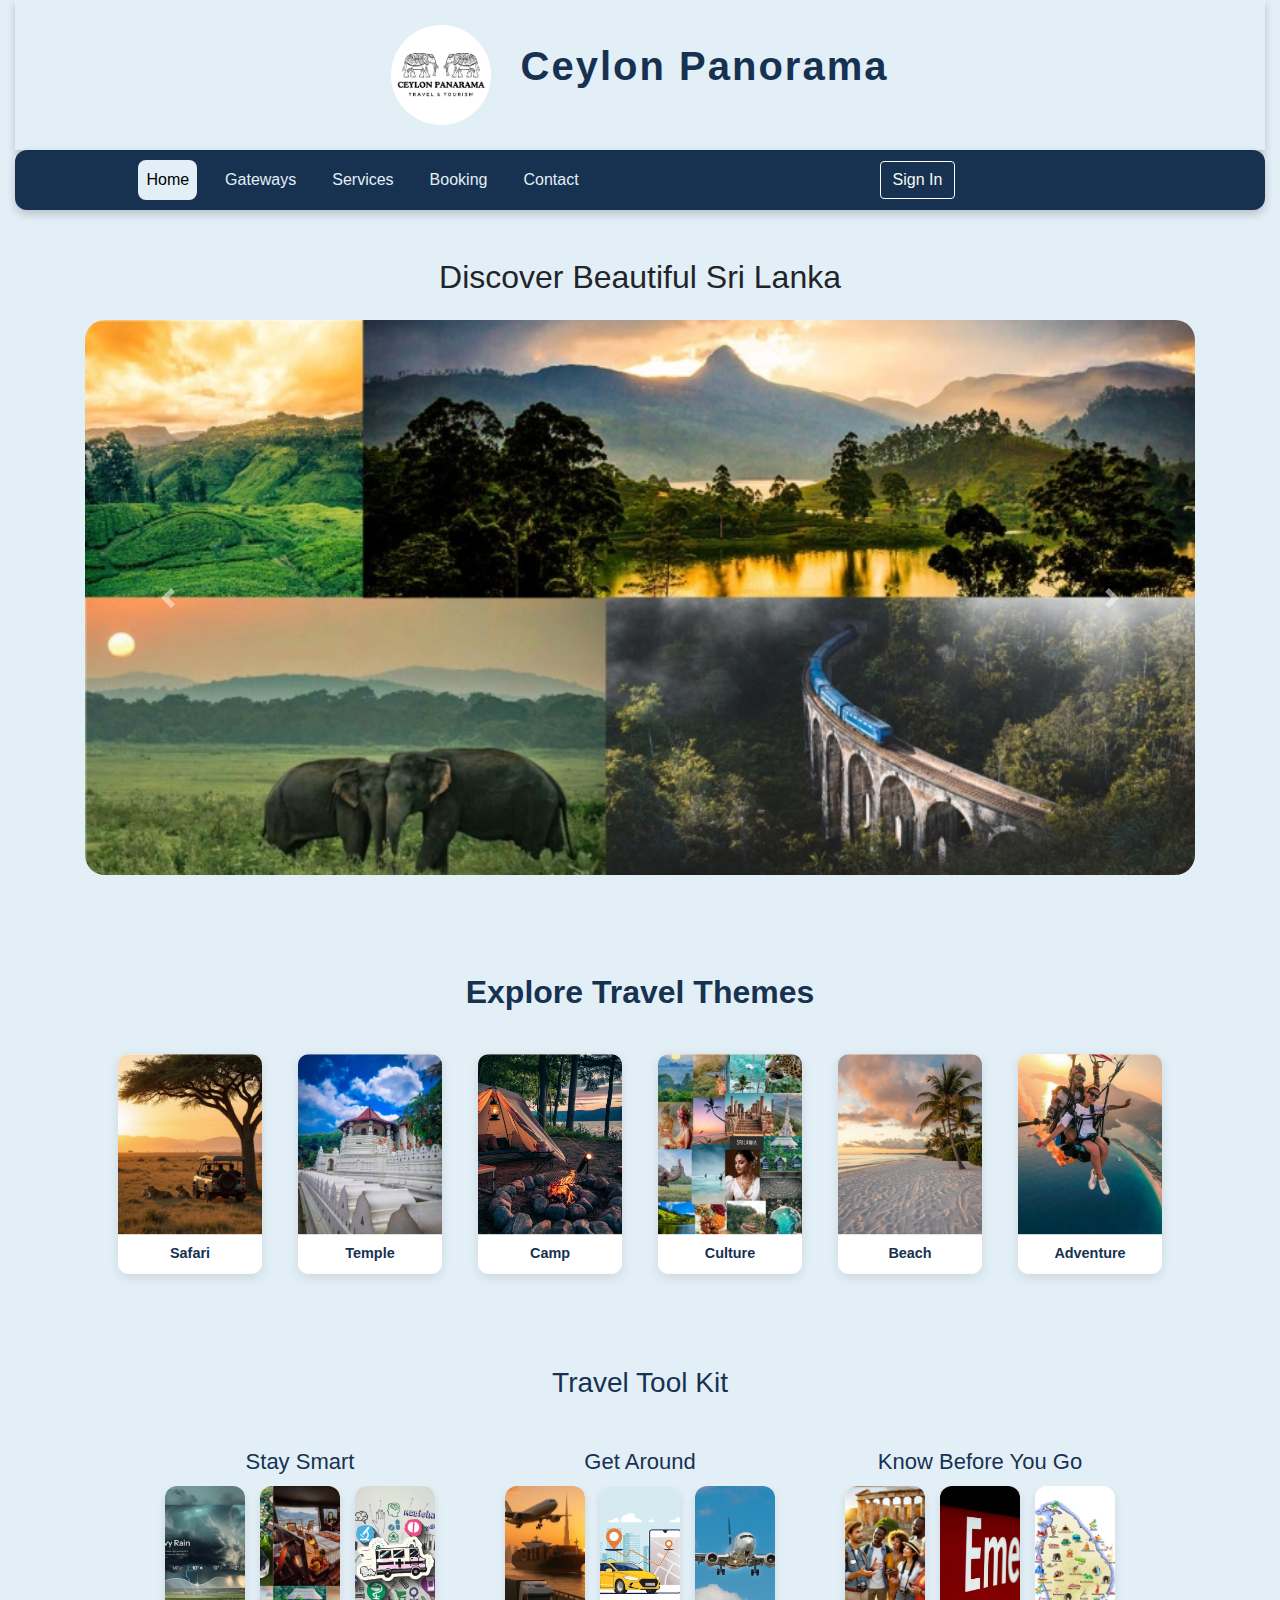
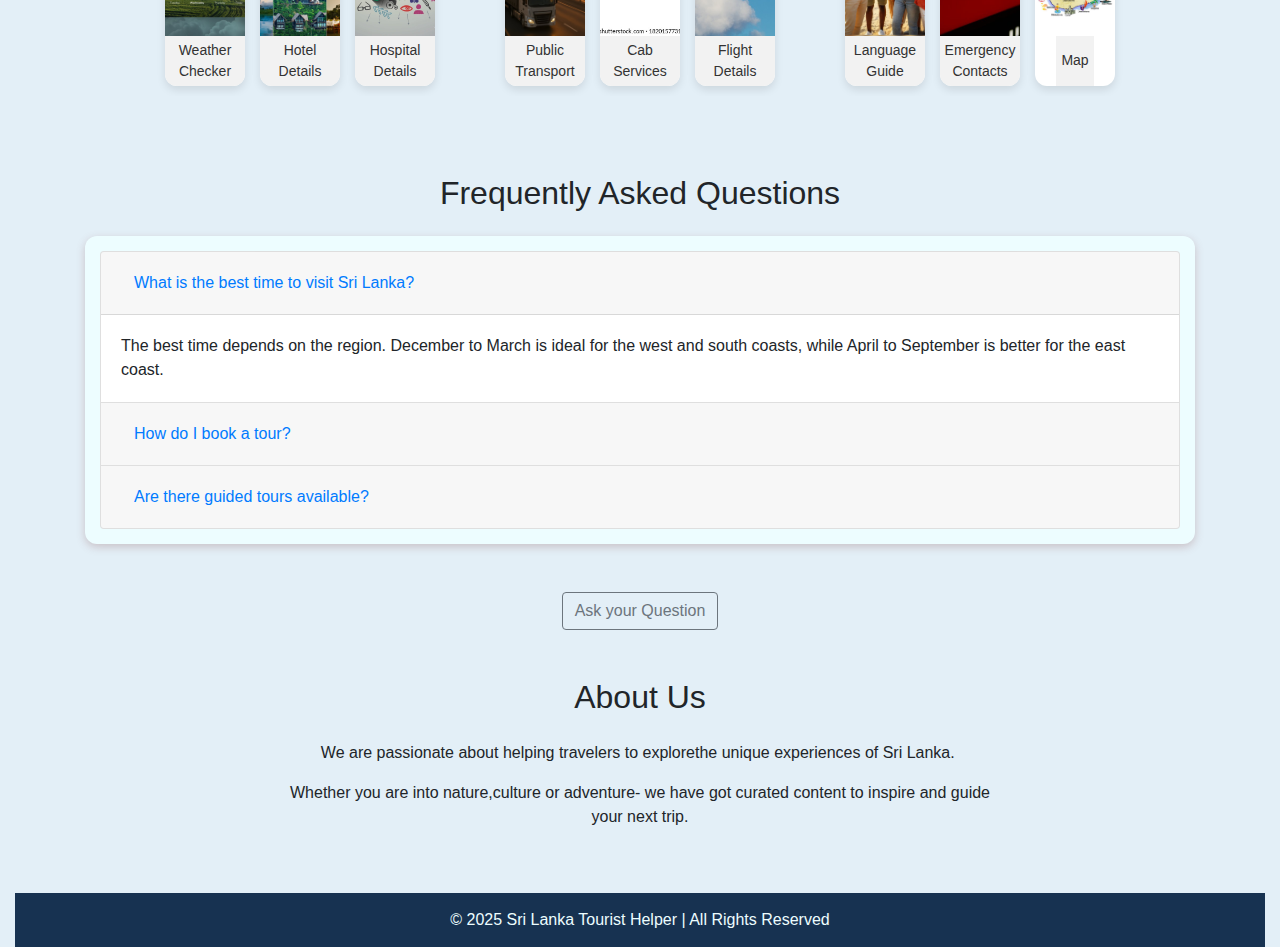
<file: index.html>
<!DOCTYPE html>
<html lang="en">
  <head>
    <meta charset="utf-8">
	<meta http-equiv="X-UA-Compatible" content="IE=edge">
	<meta name="viewport" content="width=device-width, initial-scale=1">
    <title>Sri Lanka Tourist Helper</title>
    <!-- Bootstrap -->
	<link href="css/bootstrap-4.4.1.css" rel="stylesheet">
	<link href="Home_page_style.css" rel="stylesheet" type="text/css">
  </head>
<body>
  <div class="container-fluid">
    <header class="site-title">
       <a class="navbar-brand" href="#">
          <img src="images/Logo2.png" alt="Logo" />
      </a>
      Ceylon Panorama
    </header>

    <!-- Navbar -->
    <nav class="navbar navbar-expand-lg custom-navbar">
      <div class="container">
        <button class="navbar-toggler" type="button" data-toggle="collapse" data-target="#navMenu">
          <span class="navbar-toggler-icon"></span>
        </button>

        <div class="collapse navbar-collapse" id="navMenu">
          <ul class="navbar-nav mx-auto text-center">
            <li class="nav-item"><a class="nav-link active" href="Home_page.html">Home</a></li>
            <li class="nav-item"><a class="nav-link" href="Gallery_page.html">Gateways</a></li>
            <li class="nav-item"><a class="nav-link" href="Services_page.html">Services</a></li>
            
            <li class="nav-item"><a class="nav-link" href="Booking_page.html">Booking</a></li>
            <li class="nav-item"><a class="nav-link" href="contact_page.html">Contact</a></li>
          </ul>
			<ul class="navbar-nav ml-auto">
            <li class="nav-item">
              <a class="btn btn-outline-light" href="Signin_page.html">Sign In</a>
            </li>
          </ul>
        </div>
      </div>
    </nav>

    <!-- Carousel Section -->
    <section id="carousel" class="py-5">
      <div class="container">
        <h2 class="text-center mb-4">Discover Beautiful Sri Lanka</h2>
        <div id="tourCarousel" class="carousel slide" data-ride="carousel" data-interval="2000">
          <div class="carousel-inner">
            <div class="carousel-item active">
              <img src="images/MixCollage-24-Jul-2025-11-05-PM-7980.jpg" class="d-block w-100" alt="Nature">
            </div>
            <div class="carousel-item">
              <img src="images/MixCollage-24-Jul-2025-11-09-PM-3055.jpg" class="d-block w-100" alt="Beach">
            </div>
            <div class="carousel-item">
              <img src="images/MixCollage-24-Jul-2025-11-00-PM-9135.jpg" class="d-block w-100" alt="Temple">
            </div>
            <div class="carousel-item">
              <img src="images/MixCollage-24-Jul-2025-11-15-PM-6379.jpg" class="d-block w-100" alt="Mountain">
            </div>
            <div class="carousel-item">
              <img src="images/MixCollage-24-Jul-2025-11-18-PM-7446.jpg" class="d-block w-100" alt="Wildlife">
            </div>
          </div>
          <a class="carousel-control-prev" href="#tourCarousel" role="button" data-slide="prev">
            <span class="carousel-control-prev-icon" aria-hidden="true"></span>
            <span class="sr-only">Previous</span>
          </a>
          <a class="carousel-control-next" href="#tourCarousel" role="button" data-slide="next">
            <span class="carousel-control-next-icon" aria-hidden="true"></span>
            <span class="sr-only">Next</span>
          </a>
        </div>
      </div>
    </section>

  <!-- Travel Themes Section -->
  <section class="travel-themes">
    <h2 class="section-title">Explore Travel Themes</h2>
    <div class="theme-grid">
      <a href="Gallery_page.html#safari-id" class="theme-card">
        <img src="images/safari.jpg" alt="Safari" />
        <div class="theme-label">Safari</div>
      </a>
      <a href="Gallery_page.html#temple-id" class="theme-card">
        <img src="images/Temple.jpg" alt="Temple" />
        <div class="theme-label">Temple</div>
      </a>
      <a href="Gallery_page.html#camp-id" class="theme-card">
        <img src="images/camping.jpg" alt="Camp" />
        <div class="theme-label">Camp</div>
      </a>
      <a href="Gallery_page.html#culture-id" class="theme-card">
        <img src="images/culture.jpg" alt="Culture" />
        <div class="theme-label">Culture</div>
      </a>
      <a href="Gallery_page.html#beach-id" class="theme-card">
        <img src="images/beach.jpg" alt="Beach" />
        <div class="theme-label">Beach</div>
      </a>
      <a href="Gallery_page.html#adv-id" class="theme-card">
        <img src="images/adventure.jpg" alt="Adventure" />
        <div class="theme-label">Adventure</div>
      </a>
    </div>
  </section>

    <!-- Travel Toolkit -->
    <section class="toolkit-section">
      <h2>Travel Tool Kit</h2>
      <div class="toolkit-row">

        <!-- Stay Smart -->
        <div class="toolkit-topic">
          <h3>Stay Smart</h3>
          <div class="tool-strip">
            <a href="weather.html" class="tool-item">
              <img src="images/weather check.jpg" alt="Weather">
              <div class="tool-label">Weather Checker</div>
            </a>
            <a href="hotel.html" class="tool-item">
              <img src="images/hotels.jpg" alt="Hotel">
              <div class="tool-label">Hotel Details</div>
            </a>
            <a href="hospital.html" class="tool-item">
              <img src="images/hospitals.webp" alt="Hospital">
              <div class="tool-label">Hospital Details</div>
            </a>
          </div>
        </div>

        <!-- Get Around -->
        <div class="toolkit-topic">
          <h3>Get Around</h3>
          <div class="tool-strip">
            <a href="transport.html" class="tool-item">
              <img src="images/transport.jpg" alt="Transport">
              <div class="tool-label">Public Transport</div>
            </a>
            <a href="cab.html" class="tool-item">
              <img src="images/cabsservices.webp" alt="Cab">
              <div class="tool-label">Cab Services</div>
            </a>
            <a href="flight.html" class="tool-item">
              <img src="images/flight.jpg" alt="Flight">
              <div class="tool-label">Flight Details</div>
            </a>
          </div>
        </div>

        <!-- Know Before You Go -->
        <div class="toolkit-topic">
          <h3>Know Before You Go</h3>
          <div class="tool-strip">
            <a href="language-guide.html" class="tool-item">
              <img src="images/guide.jpg" alt="Language">
              <div class="tool-label">Language Guide</div>
            </a>
            <a href="emergency.html" class="tool-item">
              <img src="images/emergency.jpg" alt="Emergency">
              <div class="tool-label">Emergency Contacts</div>
            </a>
            <a href="map.html" class="tool-item">
              <img src="images/map.jpg" alt="Map">
              <div class="tool-label">Map</div>
            </a>
          </div>
        </div>

      </div>
    </section>
	  <!-- FAQ Section -->
<section class="container my-5">
  <h2 class="mb-4 text-center">Frequently Asked Questions</h2>
  <div class="accordion" id="faqAccordion">
    
    <div class="card">
      <div class="card-header" id="headingOne">
        <h5 class="mb-0">
          <button class="btn btn-link" data-toggle="collapse" data-target="#collapseOne" aria-expanded="true" aria-controls="collapseOne">
            What is the best time to visit Sri Lanka?
          </button>
        </h5>
      </div>
      <div id="collapseOne" class="collapse show" aria-labelledby="headingOne" data-parent="#faqAccordion">
        <div class="card-body">
          The best time depends on the region. December to March is ideal for the west and south coasts, while April to September is better for the east coast.
        </div>
      </div>
    </div>

    <div class="card">
      <div class="card-header" id="headingTwo">
        <h5 class="mb-0">
          <button class="btn btn-link collapsed" data-toggle="collapse" data-target="#collapseTwo" aria-expanded="false" aria-controls="collapseTwo">
            How do I book a tour?
          </button>
        </h5>
      </div>
      <div id="collapseTwo" class="collapse" aria-labelledby="headingTwo" data-parent="#faqAccordion">
        <div class="card-body">
          You can book tours through our booking page or by contacting us directly via phone or email.
        </div>
      </div>
    </div>

    <div class="card">
      <div class="card-header" id="headingThree">
        <h5 class="mb-0">
          <button class="btn btn-link collapsed" data-toggle="collapse" data-target="#collapseThree" aria-expanded="false" aria-controls="collapseThree">
            Are there guided tours available?
          </button>
        </h5>
      </div>
      <div id="collapseThree" class="collapse" aria-labelledby="headingThree" data-parent="#faqAccordion">
        <div class="card-body">
          Yes, we offer guided tours in multiple languages. Please check the tour details for available options.
        </div>
      </div>
    </div>

  </div>
</section>
	  <div class="text-center mt-4">
  <button class="btn btn-outline-secondary" type="button" data-toggle="collapse" data-target="#askQuestionBox">
    Ask your Question
  </button>
</div>

<div class="collapse mt-3" id="askQuestionBox">
  <form action="mailto:yohanmethu25@gmail.com" method="post" enctype="text/plain" class="mt-3 p-3 border rounded bg-light">
    <div class="form-group">
      <label for="userEmail">Your Email</label>
      <input type="email" name="email" class="form-control" id="userEmail" required>
    </div>
    <div class="form-group">
      <label for="questionText">Your Question</label>
      <textarea name="question" class="form-control" id="questionText" rows="4" required></textarea>
    </div>
    <button type="submit" class="btn-primary">Submit Question</button>
  </form>
</div>



    <!-- About Us -->
    <section class="container my-5" id="about">
      <h2 class="text-center mb-4">About Us</h2>
      <div class="row justify-content-center">
        <div class="col-md-8 text-center">
          <p>
        <!-- You can replace this with your real content later -->
        We are passionate about helping travelers to explorethe unique experiences of Sri Lanka.&nbsp;</p>
      <p>Whether you are into nature,culture or adventure- we have got curated content to inspire and guide your next trip.</p>
        </div>
      </div>
    </section>

    <!-- Footer -->
    <footer>
      <div class="container">
        &copy; 2025 Sri Lanka Tourist Helper | All Rights Reserved
      </div>
    </footer>

    <!-- JS Scripts for Bootstrap 4 -->
    <script src="js/jquery-3.4.1.min.js"></script>
    <script src="js/popper.min.js"></script>
    <script src="js/bootstrap-4.4.1.js"></script>
  </div>
</body>


</html>
</file>
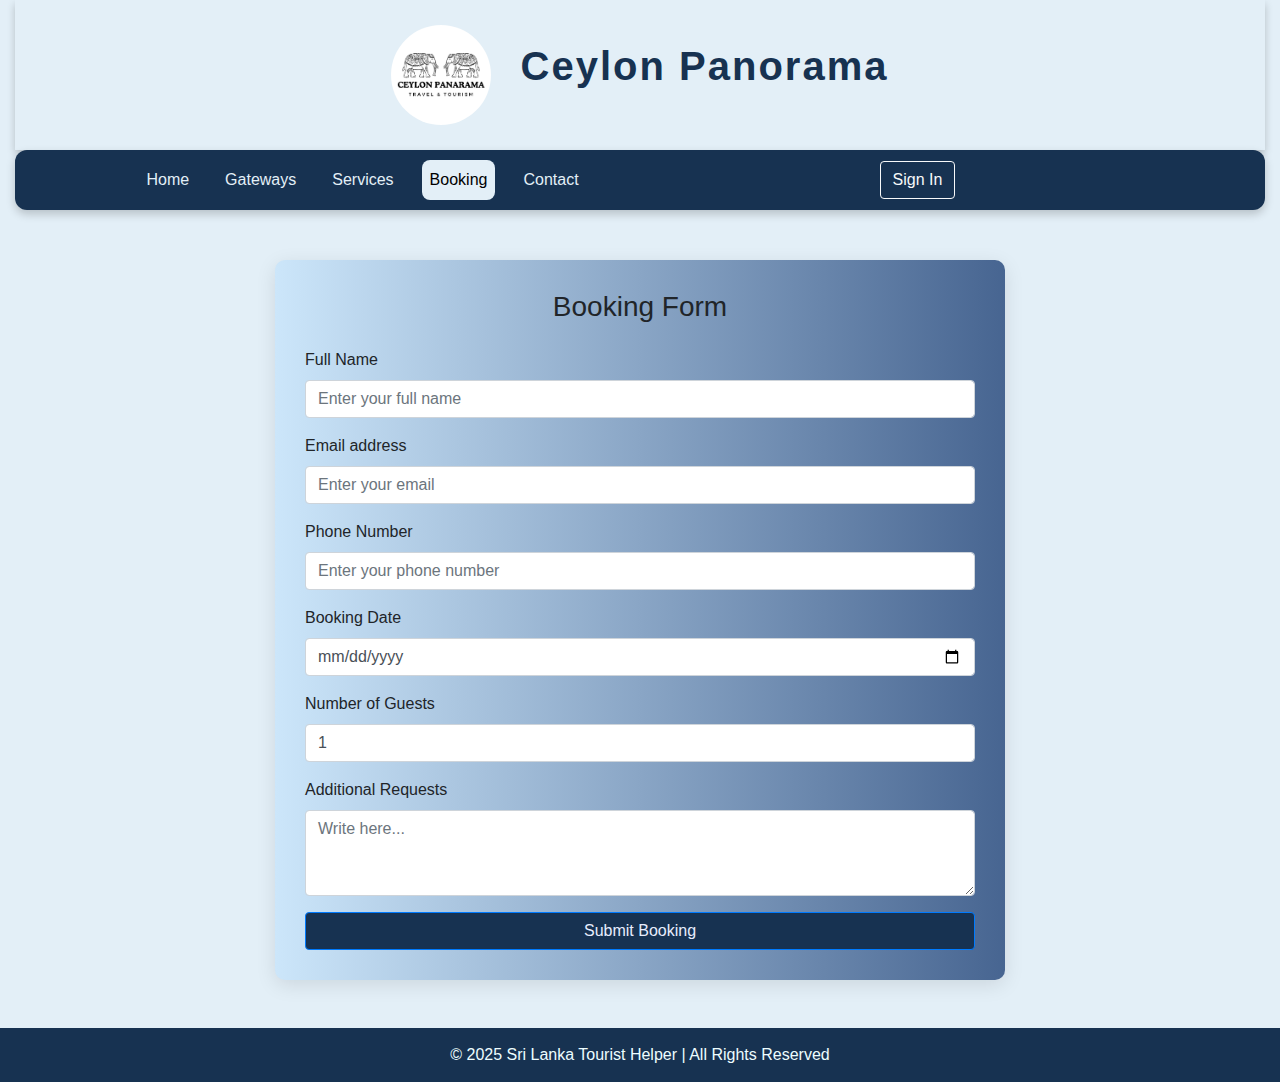
<file: Booking_page.html>
<!DOCTYPE html>
<html lang="en">
  <head>
  <meta charset="UTF-8" />
  <title>Sri Lanka Tourist Helper</title>
  <meta name="viewport" content="width=device-width, initial-scale=1" />
      
  <!-- Bootstrap 5 CSS -->
  <link href="https://cdn.jsdelivr.net/npm/bootstrap@5.3.0/dist/css/bootstrap.min.css" rel="stylesheet" />
    <!-- Bootstrap -->
    <link href="css/bootstrap-4.4.1.css" rel="stylesheet">
    <link href="Gallery_page_style.css" rel="stylesheet" type="text/css">
	  
	  <link rel="stylesheet" href="https://stackpath.bootstrapcdn.com/bootstrap/4.4.1/css/bootstrap.min.css">

  
  <link href="Booking_page_style.css" rel="stylesheet" type="text/css">
  </head>
  <body>
  <div class="container-fluid"> <!-- body code goes here -->
	     <!-- Navbar -->
<header class="site-title">
  <a class="navbar-brand" href="#">
          <img src="images/Logo2.png" alt="Logo" />
  </a>
    Ceylon Panorama
  </header>

  <!-- Navbar -->
  <nav class="navbar navbar-expand-lg custom-navbar">
    <div class="container">
      <button
        class="navbar-toggler"
        type="button"
        data-bs-toggle="collapse"
        data-bs-target="#navMenu"
        aria-controls="navMenu"
        aria-expanded="false"
        aria-label="Toggle navigation"
      >
        <span class="navbar-toggler-icon"></span>
      </button>

      <div class="collapse navbar-collapse" id="navMenu">
        <ul class="navbar-nav mx-auto text-center">
          <li class="nav-item">
            <a class="nav-link " href="Home_page.html">Home</a>
          </li>
          <li class="nav-item">
            <a class="nav-link " href="Gallery_page.html">Gateways</a>
          </li>
          <li class="nav-item">
            <a class="nav-link" href="Services_page.html">Services</a>
          </li>
          <li class="nav-item">
            <a class="nav-link active" href="Booking_page.html">Booking</a>
          </li>
          <li class="nav-item">
            <a class="nav-link" href="contact_page.html">Contact</a>
          </li>
        </ul>
		  <ul class="navbar-nav ml-auto">
            <li class="nav-item">
              <a class="btn btn-outline-light" href="Signin_Page.html">Sign In</a>
            </li>
          </ul>
      </div>
    </div>
  </nav>


  <section>
	  <div class="container">
    <div class="row justify-content-center">
      <div class="col-md-8">
        <div class="booking-form">
          <h3 class="text-center mb-4">Booking Form</h3>
          <form>
            <div class="form-group">
              <label for="name">Full Name</label>
              <input type="text" class="form-control" id="name" placeholder="Enter your full name">
            </div>

            <div class="form-group">
              <label for="email">Email address</label>
              <input type="email" class="form-control" id="email" placeholder="Enter your email">
            </div>

            <div class="form-group">
              <label for="phone">Phone Number</label>
              <input type="tel" class="form-control" id="phone" placeholder="Enter your phone number">
            </div>

            <div class="form-group">
              <label for="date">Booking Date</label>
              <input type="date" class="form-control" id="date">
            </div>

            <div class="form-group">
              <label for="guests">Number of Guests</label>
              <select class="form-control" id="guests">
                <option>1</option>
                <option>2</option>
                <option>3–5</option>
                <option>6+</option>
              </select>
            </div>

            <div class="form-group">
              <label for="message">Additional Requests</label>
              <textarea class="form-control" id="message" rows="3" placeholder="Write here..."></textarea>
            </div>

           <button type="submit" class="btn btn-primary btn-block">Submit Booking</button> 
          </form>
        </div>
      </div>
    </div>
	</div>


  </section>
	<div class="row mt-5">
		<footer>
      <div class="container">
        &copy; 2025 Sri Lanka Tourist Helper | All Rights Reserved
      </div>
    </footer> 
  </div>
	  
	  <!-- Bootstrap JS, Popper.js, and jQuery -->
  <script src="https://code.jquery.com/jquery-3.4.1.slim.min.js"></script>
  <script src="https://cdn.jsdelivr.net/npm/popper.js@1.16.0/dist/umd/popper.min.js"></script>
  <script src="https://stackpath.bootstrapcdn.com/bootstrap/4.4.1/js/bootstrap.min.js"></script>
	  

    <!-- Include all compiled plugins (below), or include individual files as needed -->
    <script src="js/popper.min.js"></script> 
    <script src="js/bootstrap-4.4.1.js"></script>
  </div>
  </body>
</html>
</file>
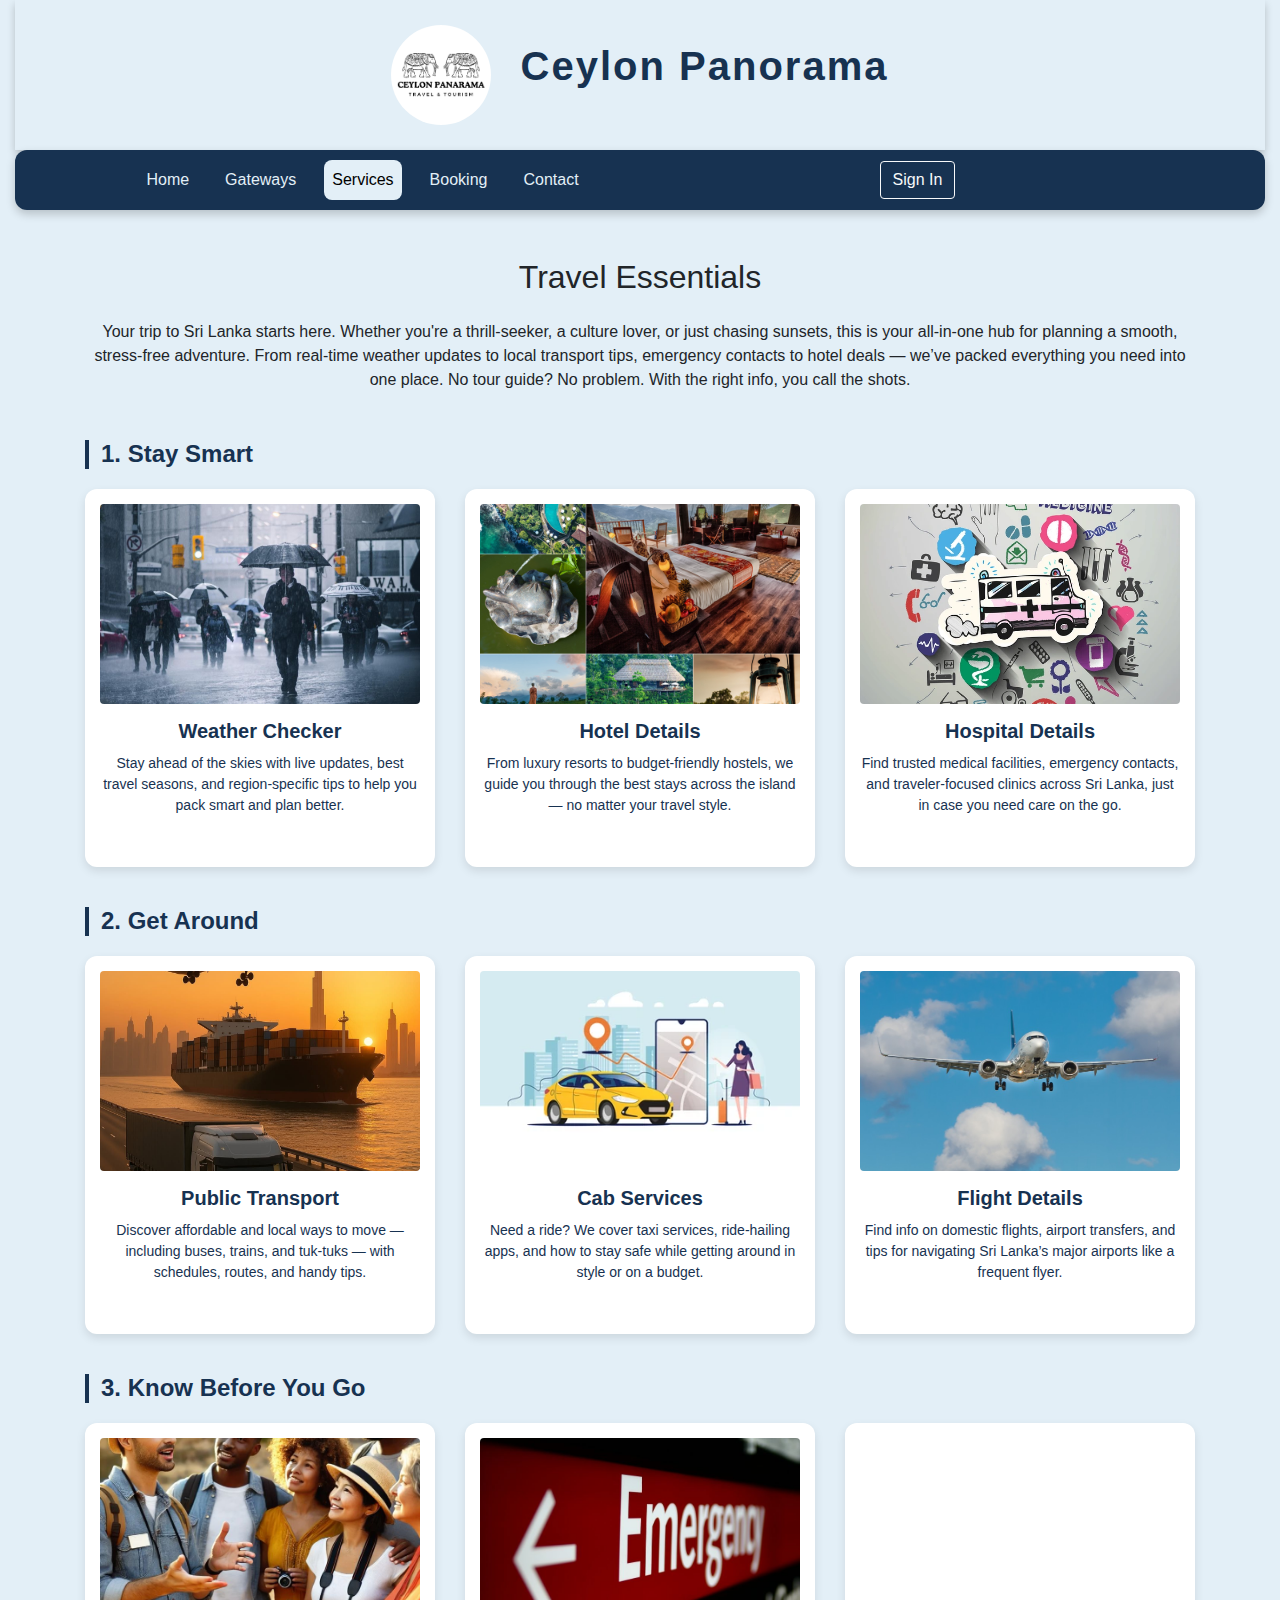
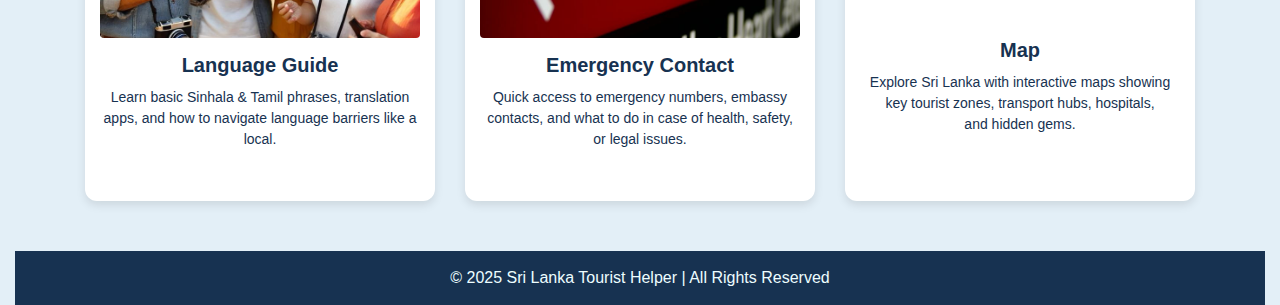
<file: Services_page.html>
<!DOCTYPE html>
<html lang="en">
  <head>
    <meta charset="utf-8">
    <meta http-equiv="X-UA-Compatible" content="IE=edge">
    <meta name="viewport" content="width=device-width, initial-scale=1">
    <title>Sri Lanka Tourist Helper</title>
    <!-- Bootstrap -->
    <link href="css/bootstrap-4.4.1.css" rel="stylesheet">
    <link href="Services_page_style.css" rel="stylesheet" type="text/css">
  </head>
  <body>
  <div class="container-fluid">    <!-- body code goes here -->
	  <header class="site-title">
      <a class="navbar-brand" href="#">
          <img src="images/Logo2.png" alt="Logo" />
      </a>
    Ceylon Panorama
  </header>
    <nav class="navbar navbar-expand-lg custom-navbar">
    <div class="container">
      
      <button
        class="navbar-toggler"
        type="button"
        data-bs-toggle="collapse"
        data-bs-target="#navMenu"
        aria-controls="navMenu"
        aria-expanded="false"
        aria-label="Toggle navigation"
      >
        <span class="navbar-toggler-icon"></span>
      </button>

      <div class="collapse navbar-collapse" id="navMenu">
        <ul class="navbar-nav mx-auto text-center">
          <li class="nav-item"><a class="nav-link" href="Home_page.html">Home</a></li>
            <li class="nav-item"><a class="nav-link" href="Gallery_page.html">Gateways</a></li>
			<li class="nav-item"><a class="nav-link active" href="Services_page.html">Services</a></li>
            <li class="nav-item"><a class="nav-link" href="Booking_page.html">Booking</a></li>
            <li class="nav-item"><a class="nav-link" href="Contact_page.html">Contact</a></li>
        </ul>
		  <ul class="navbar-nav ml-auto">
            <li class="nav-item">
              <a class="btn btn-outline-light" href="Signin_Page.html">Sign In</a>
            </li>
          </ul>
      </div>
    </div>
  </nav>
	      <!-- Travel Essentials Overview -->
    <section class="container my-5">
      <h2 class="text-center mb-4">Travel Essentials</h2>
      <p class="text-center"> 
        <!-- You can replace this paragraph with real content -->
Your trip to Sri Lanka starts here. Whether you're a thrill-seeker, a culture lover, or just chasing sunsets, this is your all-in-one hub for planning a smooth, stress-free adventure. From real-time weather updates to local transport tips, emergency contacts to hotel deals — we’ve packed everything you need into one place. No tour guide? No problem. With the right info, you call the shots.</p>
    </section>

    <!-- Travel Essentials Detailed -->
    <section class="container travel-essentials">

      <!-- Stay Smart -->
      <div class="topic-section">
        <h4>1. Stay Smart</h4>
        <div class="row">
          <div class="col-md-4">
            <div class="service-card">
              <img src="images/weather.jpg" alt="Weather Checker" class="img-fluid rounded">
              <h5>Weather Checker</h5>
              <p>Stay ahead of the skies with live updates, best travel seasons, and region-specific tips to help you pack smart and plan better.</p>
            </div>
          </div>
          <div class="col-md-4">
            <div class="service-card">
              <img src="images/hotels.jpg" alt="Hotel Details" class="img-fluid rounded">
              <h5>Hotel Details</h5>
              <p>From luxury resorts to budget-friendly hostels, we guide you through the best stays across the island — no matter your travel style.</p>
            </div>
          </div>
          <div class="col-md-4">
            <div class="service-card">
              <img src="images/hospitals.webp" alt="Hospital Details" class="img-fluid rounded">
              <h5>Hospital Details</h5>
              <p>Find trusted medical facilities, emergency contacts, and traveler-focused clinics across Sri Lanka, just in case you need care on the go.</p>
            </div>
          </div>
        </div>
      </div>

      <!-- Get Around -->
      <div class="topic-section">
        <h4>2. Get Around</h4>
        <div class="row">
          <div class="col-md-4">
            <div class="service-card">
              <img src="images/transport.jpg" alt="Public Transport" class="img-fluid rounded">
              <h5>Public Transport</h5>
              <p>Discover affordable and local ways to move — including buses, trains, and tuk-tuks — with schedules, routes, and handy tips.</p>
            </div>
          </div>
          <div class="col-md-4">
            <div class="service-card">
              <img src="images/cabsservices.webp" alt="Cab Services" class="img-fluid rounded">
              <h5>Cab Services</h5>
              <p>Need a ride? We cover taxi services, ride-hailing apps, and how to stay safe while getting around in style or on a budget.</p>
            </div>
          </div>
          <div class="col-md-4">
            <div class="service-card">
              <img src="images/flight.jpg" alt="Flight Details" class="img-fluid rounded">
              <h5>Flight Details</h5>
              <p>Find info on domestic flights, airport transfers, and tips for navigating Sri Lanka’s major airports like a frequent flyer.</p>
            </div>
          </div>
        </div>
      </div>

      <!-- Know Before You Go -->
      <div class="topic-section">
        <h4>3. Know Before You Go</h4>
        <div class="row">
          <div class="col-md-4">
            <div class="service-card">
              <img src="images/guide.jpg" alt="Language Guide" class="img-fluid rounded">
              <h5>Language Guide</h5>
              <p>Learn basic Sinhala &amp; Tamil phrases, translation apps, and how to navigate language barriers like a local.</p>
            </div>
          </div>
          <div class="col-md-4">
            <div class="service-card">
              <img src="images/emergency.jpg" alt="Emergency Contact" class="img-fluid rounded">
              <h5>Emergency Contact</h5>
              <p>Quick access to emergency numbers, embassy contacts, and what to do in case of health, safety, or legal issues.</p>
            </div>
          </div>
          <div class="col-md-4">
  <div class="service-card">
    <iframe 
      src="https://www.google.com/maps/embed?pb=!1m18!1m12!1m3!1d63351.10912404906!2d79.84370679867106!3d6.921838257779093!2m3!1f0!2f0!3f0!3m2!1i1024!2i768!4f13.1!3m3!1m2!1s0x3ae25973746cf9f7%3A0x96ff7ff899407a57!2sColombo!5e0!3m2!1sen!2slk!4v1692158397647!5m2!1sen!2slk" 
      width="100%" 
      height="200" 
      style="border:0; border-radius: 10px;" 
      allowfullscreen="" 
      loading="lazy" 
      referrerpolicy="no-referrer-when-downgrade">
    </iframe>
    <h5>Map</h5>
    <p>Explore Sri Lanka with interactive maps showing key tourist zones, transport hubs, hospitals, and hidden gems.</p>
  </div>
</div>
        </div>
      </div>
    </section>

		<footer>
      <div class="container">
        &copy; 2025 Sri Lanka Tourist Helper | All Rights Reserved
      </div>
    </footer> 
 
	  
    
    
    <!-- jQuery (necessary for Bootstrap's JavaScript plugins) --> 
    <script src="js/jquery-3.4.1.min.js"></script>
    
    <!-- Include all compiled plugins (below), or include individual files as needed -->
    <script src="js/popper.min.js"></script> 
    <script src="js/bootstrap-4.4.1.js"></script>
  </div>
  </body>
</html>
</file>
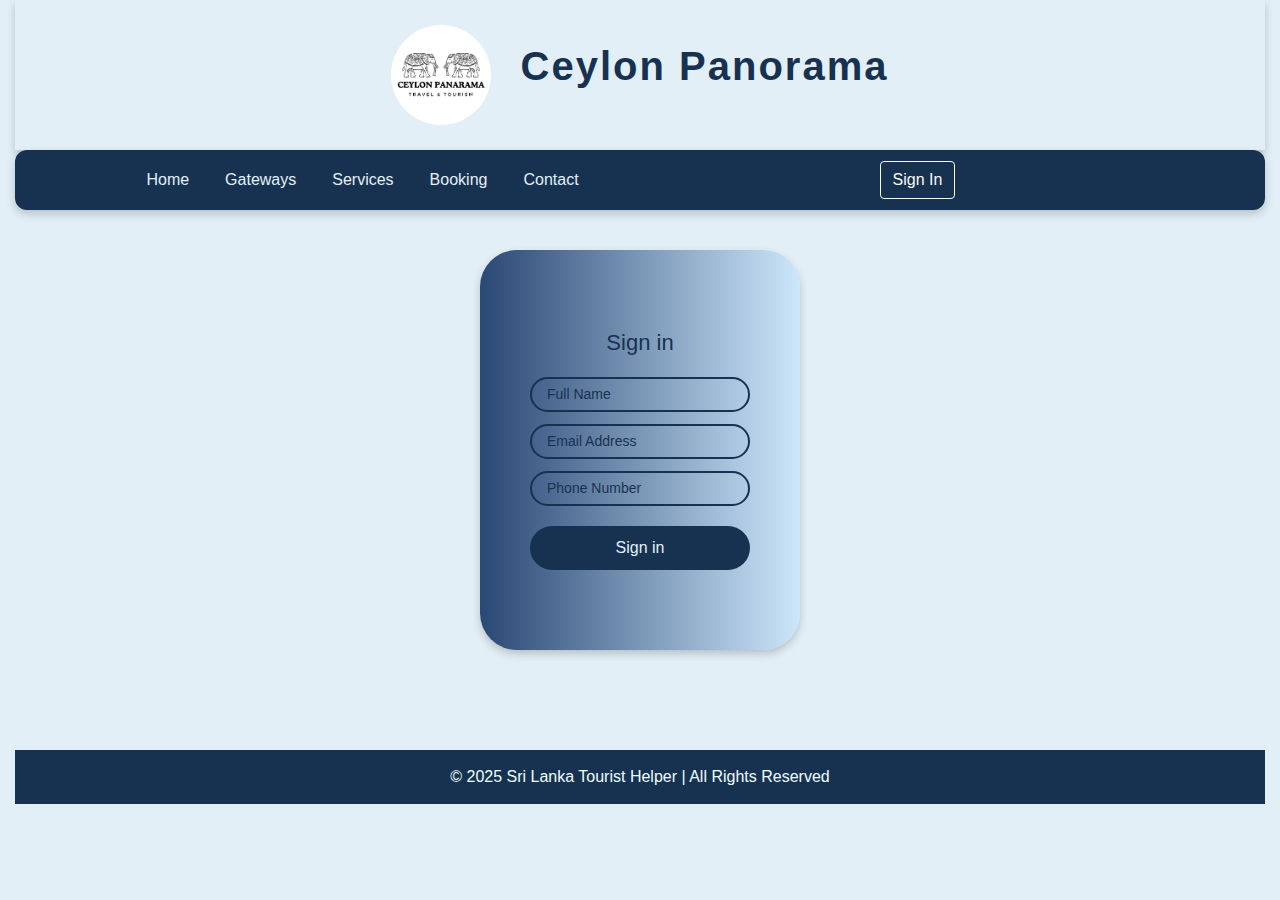
<file: Signin_page.html>
<!DOCTYPE html>
<html lang="en">
  <head>
    <meta charset="utf-8">
	<meta http-equiv="X-UA-Compatible" content="IE=edge">
	<meta name="viewport" content="width=device-width, initial-scale=1">
    <title>Sri Lanka Tourist Helper</title>
    <!-- Bootstrap -->
	<link href="css/bootstrap-4.4.1.css" rel="stylesheet">
	<link href="Signin_page_style.css" rel="stylesheet" type="text/css">
  </head>
  <body>
  <div class="container-fluid">    <!-- body code goes here -->
	  <header class="site-title">
      <a class="navbar-brand" href="#">
          <img src="images/Logo2.png" alt="Logo" />
      </a>
    Ceylon Panorama
  </header>

  <!-- Navbar -->
  <nav class="navbar navbar-expand-lg custom-navbar">
    <div class="container">
      
      <button
        class="navbar-toggler"
        type="button"
        data-bs-toggle="collapse"
        data-bs-target="#navMenu"
        aria-controls="navMenu"
        aria-expanded="false"
        aria-label="Toggle navigation"
      >
        <span class="navbar-toggler-icon"></span>
      </button>

      <div class="collapse navbar-collapse" id="navMenu">
        <ul class="navbar-nav mx-auto text-center">
          <li class="nav-item"><a class="nav-link" href="Home_page.html">Home</a></li>
            <li class="nav-item"><a class="nav-link" href="Gallery_page.html">Gateways</a></li>
			<li class="nav-item"><a class="nav-link" href="Services_page.html">Services</a></li>
            <li class="nav-item"><a class="nav-link" href="Booking_page.html">Booking</a></li>
            <li class="nav-item"><a class="nav-link" href="Contact_page.html">Contact</a></li>
        </ul>
		  <ul class="navbar-nav ml-auto">
            <li class="nav-item">
              <a class="btn btn-outline-light" href="Signin_page.html">Sign In</a>
            </li>
          </ul>
      </div>
    </div>
  </nav>

  <!-- Full-screen Flex Container to center everything -->
  <div class= "signinbox">
      
     <!-- Booking Form -->
      <form class="form-container">
        <h2>Sign in</h2>

        <input type="text" class="form-control" placeholder="Full Name" required />
        <input type="email" class="form-control" placeholder="Email Address" required />
        <input type="tel" class="form-control" placeholder="Phone Number" required />

        <button type="submit" class="btn btn-custom mt-2">Sign in</button>
      </form>
 </div>
 
		<footer>
      <div class="container">
        &copy; 2025 Sri Lanka Tourist Helper | All Rights Reserved
      </div>
    </footer> 
 
    
    
    <!-- jQuery (necessary for Bootstrap's JavaScript plugins) --> 
    <script src="js/jquery-3.4.1.min.js"></script>
    
    <!-- Include all compiled plugins (below), or include individual files as needed -->
    <script src="js/popper.min.js"></script> 
    <script src="js/bootstrap-4.4.1.js"></script>
  </div>
  </body>
</html>
</file>
<file: Home_page_style.css>
@charset "utf-8";
    /* Site title */
    .site-title {
      background-color:#e3eff7;
      color: #173251;
      font-weight: bold;
      font-size: 2.5rem;
      text-align: center;
      padding: 20px 0;
      font-family: 'Segoe UI', Tahoma, Geneva, Verdana, sans-serif;
      letter-spacing: 2px;
      user-select: none;
      box-shadow: 0 4px 8px rgba(0,0,0,0.2);
    }

    /* Body background */
    body {
      background-color: #e3eff7;
    }

    /* Navbar */
    .navbar.custom-navbar {
      background-color:#173251;
      border-radius: 12px;
      height: 60px;
      padding: 0 20px;
      box-shadow: 0 4px 10px rgba(0,0,0,0.2);
    }

    .custom-navbar .navbar-nav {
      display: flex;
      justify-content: center;
      gap: 20px;
      width: 100%;
    }

    .custom-navbar .nav-link {
      color: #e3eff7;
      font-weight: 500;
      padding: 8px 16px;
      transition: background-color 0.3s ease;
      border-radius: 8px;
    }

    .custom-navbar .nav-link:hover {
      background-color: #173251;
      color: #000000;
    }

    .custom-navbar .nav-link.active {
      background-color:#e3eff7;
      color: #000000;
    }

    /* Navbar brand */
    .navbar-brand img {
      height: 100px;
      width: 100px;
      object-fit: cover;
      border-radius: 50%;
    }
    

    /* Hero Section */
    .hero {
      padding: 60px 0;
      background-color: transparent;
      color: #5a3e3e;
    }

    /* Carousel images rounded corners */
    #tourCarousel .carousel-inner img {
      border-radius: 20px;
      max-height: 80vh;
      object-fit: cover;
    }

    @media (max-width: 768px) {
      #tourCarousel .carousel-inner img {
        max-height: 300px;
      }
    }

    /* Travel Themes */
    .travel-themes {
      padding: 50px 20px;
      text-align: center;
    }

    .section-title {
      font-size: 2rem;
      margin-bottom: 30px;
      color:#173251;
      font-weight: 600;
    }

    .theme-grid {
      display: flex;
      flex-wrap: wrap;
      justify-content: center;
      gap: 20px;
    }

    .theme-card {
      width: 160px;
      border-radius: 12px;
      overflow: hidden;
      box-shadow: 0 4px 12px rgba(0,0,0,0.1);
      background-color: #fff;
      cursor: pointer;
      text-decoration: none;
      color: inherit;
      transform: scale(0.9);
      transition: transform 0.3s ease, box-shadow 0.3s ease;
    }

    .theme-card:hover {
      transform: scale(1.1);
      box-shadow: 0 8px 20px rgba(0,0,0,0.2);
      z-index: 1;
    }

    .theme-card img {
      width: 100%;
      height: 200px;
      object-fit: cover;
      display: block;
    }

    .theme-label {
      background-color: rgba(255,255,255,0.85);
      padding: 10px;
      font-weight: bold;
      font-size: 1rem;
      color: #173251;
      text-align: center;
    }

    /* Travel Toolkit */
    .toolkit-section {
      padding: 30px;
      font-family: 'Segoe UI', sans-serif;
      text-align: center;
    }

    .toolkit-section h2 {
      font-size: 28px;
      margin-bottom: 20px;
      color: #173251;
    }

    .toolkit-topic h3 {
      font-size: 22px;
      margin-top: 30px;
      margin-bottom: 10px;
      color: #173251;
    }

    .tool-strip {
      display: flex;
      gap: 15px;
      flex-wrap: nowrap;
      justify-content: center;
      overflow-x: auto;
      padding-bottom: 10px;
    }

    .tool-item {
      width: 80px;
      height: 200px;
      background-color: #fff;
      border-radius: 12px;
      box-shadow: 0 4px 8px rgba(0,0,0,0.1);
      transition: all 0.3s ease;
      display: flex;
      flex-direction: column;
      align-items: center;
      justify-content: center;
      cursor: pointer;
      overflow: hidden;
      text-align: center;
      flex-shrink: 0;
    }

    .tool-item:hover {
      width: 200px;
      background-color: #e3f2fd;
    }

    .tool-item img {
      width: 100%;
      height: 150px;
      object-fit: cover;
      transition: transform 0.3s ease;
    }

    .tool-item:hover img {
      transform: scale(1.1);
    }

    .tool-label {
      padding: 0 5px;
      height: 50px;
      display: flex;
      align-items: center;
      justify-content: center;
      background-color: #f2f2f2;
      font-size: 14px;
      color: #333;
    }

    .toolkit-row {
      display: flex;
      justify-content: center;
      align-items: flex-start;
      gap: 40px;
      flex-wrap: wrap;
      text-align: center;
    }

    .toolkit-topic {
      flex: 1 1 250px;
      max-width: 300px;
    }
    #askQuestionBox{
        background-color: #e3eff7;
        width:400px;
        padding: 20px;
        margin:auto;
        margin-top: 40px; 
        border-radius: 37px;
        margin-bottom: 50px;
    }
    .form-group{
      position: relative;
      width: 100%;
      height: auto;
      border-radius: 25px;
      padding: 0;
      display: block;
      margin-bottom: 16px;
    }
    .form-control{
      background: transparent;
      border: 2px solid #173251;
      border-radius: 25px;
      color: #173251;
      font-size: 14px;
      padding: 10px 15px;
      margin-bottom: 12px;
      width: 100%;
      outline: none;
    }
    .btn-primary{
      background: #ffffff;
      border: 2px solid #173251;
      border-radius: 25px;
      color: #1f3856;
      font-size: 14px;
      padding: 10px 15px;
      margin-bottom: 12px;
      outline: none;
      display: block;
      margin-left: auto;
      margin-right: auto;
    }
    .btn-primary:hover {
     background: #11374a;
     color: #feffff;
     border-color: #004080;
}

    /* Accordion styles */
    .accordion {
      background-color: #edfdff;
      border-radius: 12px;
      padding: 15px;
      box-shadow: 0 3px 8px rgba(141, 92, 92, 0.3);
    }

    .accordion-button {
      background-color: #173251;
      color: #edfdff;
      font-weight: 600;
      border-radius: 8px;
      box-shadow: none;
      transition: background-color 0.3s ease;
    }

    .accordion-button:not(.collapsed) {
      background-color: #173251;
      color: #152947;
      box-shadow: 0 2px 6px rgba(0,0,0,0.3);
    }

    .accordion-button:hover {
      background-color: #173251;
      color: #fff;
    }

    .accordion-body {
      background-color: #dbf2fa;
      color: #173251;
      font-size: 1rem;
      border-radius: 0 0 8px 8px;
      box-shadow: inset 0 2px 5px rgba(0,0,0,0.05);
    }

    /* Footer */
    footer {
      background-color: #173251;
      color: #edfdff;
      padding: 15px 0;
      font-weight: 500;
      text-align: center;
      user-select: none;
     
    }
</file>
<file: Gallery_page_style.css>
@charset "utf-8";
    .site-title {
      background-color:#e3eff7;
      color: #173251;
      font-weight: bold;
      font-size: 2.5rem;
      text-align: center;
      padding: 20px 0;
      font-family: 'Segoe UI', Tahoma, Geneva, Verdana, sans-serif;
      letter-spacing: 2px;
      user-select: none;
      box-shadow: 0 4px 8px rgba(0,0,0,0.2);
    }

    /* Body background */
    body {
      background-color: #e3eff7;
    }

    /* Navbar */
    .navbar.custom-navbar {
      background-color:#173251;
      border-radius: 12px;
      height: 60px;
      padding: 0 20px;
      box-shadow: 0 4px 10px rgba(0,0,0,0.2);
    }

    .custom-navbar .navbar-nav {
      display: flex;
      justify-content: center;
      gap: 20px;
      width: 100%;
    }

    .custom-navbar .nav-link {
      color: #e3eff7;
      font-weight: 500;
      padding: 8px 16px;
      transition: background-color 0.3s ease;
      border-radius: 8px;
    }

    .custom-navbar .nav-link:hover {
      background-color: #173251;
      color: #000000;
    }

    .custom-navbar .nav-link.active {
      background-color:#e3eff7;
      color: #000000;
    }

    /* Navbar brand */
    .navbar-brand img {
      height: 100px;
      width: 100px;
      object-fit: cover;
      border-radius: 50%;
    }
    .section-title {
      font-size: 2rem;
      margin: 40px 0 20px;
      color:  #173251;
      text-align: center;
    }
   
      .theme-box {
  border-radius: 20px;
  border: 1px solid #ddd; 
  padding: 20px;       
  margin-bottom: 40px;  
  background-color: #fff; /* Optional: clean white background */
  box-shadow: 0 4px 10px rgba(0, 0, 0, 0.1); /* Optional: subtle shadow */
}

    
    .carousel-inner img {
      height: 300px;
      object-fit: cover;
    }
	  .row.g-3 .col-6.text-center .btn.btn-outline-dark.w-100{
		  background-image:linear-gradient(to right,#1f4d8d,#112c40);
      color: #e2f4ff;
      border-radius: 15px;
	  }
.col-6.text-center{
	margin-bottom: 15px;
}
footer {
      background-color: #173251;
      color: #edfdff;
      padding: 15px 0;
      font-weight: 500;
      text-align: center;
      user-select: none;
      margin-top: auto;
    }
</file>
<file: Booking_page_style.css>
@charset "utf-8";
 .site-title {
      background-color:#e3eff7;
      color: #173251;
      font-weight: bold;
      font-size: 2.5rem;
      text-align: center;
      padding: 20px 0;
      font-family: 'Segoe UI', Tahoma, Geneva, Verdana, sans-serif;
      letter-spacing: 2px;
      user-select: none;
      box-shadow: 0 4px 8px rgba(0,0,0,0.2);
    }
body {
      background: #e3eff7;
    }
     .navbar.custom-navbar {
      background-color:#173251;
      border-radius: 12px;
      height: 60px;
      padding: 0 20px;
      box-shadow: 0 4px 10px rgba(0,0,0,0.2);
    }
    .booking-form {
      background:#e3eff7;
      padding: 30px;
      border-radius: 10px;
      box-shadow: 0 5px 20px rgba(0,0,0,0.1);
      margin-top: 50px;
    }
    .form-control:focus {
      box-shadow: none;
    }
	 
  .row.justify-content-center .col-md-8 .booking-form {
    background-image:linear-gradient(to right,#cce6fa,#476591) ;
}

  .booking-form form .btn.btn-primary.btn-block {
    background-color: #173251;
	  color: rgb(231, 237, 254);
}  
 .navbar-brand img {
      height: 100px;
      width: 100px;
      object-fit: cover;
      border-radius: 50%;
    }
  footer {
      background-color: #173251;
      color: #edfdff;
      padding: 15px 0;
      font-weight: 500;
      text-align: center;
      user-select: none;
      margin-top: auto;
    }
</file>
<file: Services_page_style.css>
@charset "utf-8";
/* General Page Theme */
.site-title {
      background-color:#e3eff7;
      color: #173251;
      font-weight: bold;
      font-size: 2.5rem;
      text-align: center;
      padding: 20px 0;
      font-family: 'Segoe UI', Tahoma, Geneva, Verdana, sans-serif;
      letter-spacing: 2px;
      user-select: none;
      box-shadow: 0 4px 8px rgba(0,0,0,0.2);
    }

    /* Body background */
    body {
      background-color: #e3eff7;
    }

    /* Navbar */
    .navbar.custom-navbar {
      background-color:#173251;
      border-radius: 12px;
      height: 60px;
      padding: 0 20px;
      box-shadow: 0 4px 10px rgba(0,0,0,0.2);
    }

    .custom-navbar .navbar-nav {
      display: flex;
      justify-content: center;
      gap: 20px;
      width: 100%;
    }

    .custom-navbar .nav-link {
      color: #e3eff7;
      font-weight: 500;
      padding: 8px 16px;
      transition: background-color 0.3s ease;
      border-radius: 8px;
    }

    .custom-navbar .nav-link:hover {
      background-color: #173251;
      color: #000000;
    }

    .custom-navbar .nav-link.active {
      background-color:#e3eff7;
      color: #000000;
    }

    /* Navbar brand */
    .navbar-brand img {
      height: 100px;
      width: 100px;
      object-fit: cover;
      border-radius: 50%;
    }

/* Travel Essentials */
.travel-essentials {
  margin-bottom: 50px;
}

.topic-section {
  margin-top: 40px;
}

.topic-section h4 {
  color: #173251;
  font-weight: 600;
  margin-bottom: 20px;
  border-left: 4px solid #173251;
  padding-left: 12px;
}

.service-card {
  background-color: #fff;
  padding: 15px;
  border-radius: 12px;
  box-shadow: 0 4px 10px rgba(0,0,0,0.1);
  text-align: center;
  margin-bottom: 20px;
  height: 100%;
  display: flex;
  flex-direction: column;
  justify-content: start;
  transition: transform 0.3s ease, box-shadow 0.3s ease;
}

.service-card:hover {
  transform: translateY(-8px);
  box-shadow: 0 8px 16px rgba(0,0,0,0.2);
}

.service-card img {
  max-height: 200px;
  object-fit: cover;
  margin-bottom: 15px;
  border-radius: 10px;
}

.service-card h5 {
  font-weight: bold;
  color: #173251;
  margin-bottom: 10px;
}

.service-card p {
  font-size: 14px;
  color: #173251;
}
footer {
      background-color: #173251;
      color: #edfdff;
      padding: 15px 0;
      font-weight: 500;
      text-align: center;
      user-select: none;
      margin-top: auto;
    }
</file>
<file: Signin_page_style.css>
@charset "utf-8";
.site-title {
      background-color:#e3eff7;
      color: #173251;
      font-weight: bold;
      font-size: 2.5rem;
      text-align: center;
      padding: 20px 0;
      font-family: 'Segoe UI', Tahoma, Geneva, Verdana, sans-serif;
      letter-spacing: 2px;
      user-select: none;
      box-shadow: 0 4px 8px rgba(0,0,0,0.2);
    }

    /* Body background */
    body {
      background-color: #e3eff7;
      height: 100vh;
      font-family: 'Segoe UI', sans-serif;
		  color:#173251;
    }

    /* Navbar */
    .navbar.custom-navbar {
      background-color:#173251;
      border-radius: 12px;
      height: 60px;
      padding: 0 20px;
      box-shadow: 0 4px 10px rgba(0,0,0,0.2);
    }

    .custom-navbar .navbar-nav {
      display: flex;
      justify-content: center;
      gap: 20px;
      width: 100%;
    }

    .custom-navbar .nav-link {
      color: #e3eff7;
      font-weight: 500;
      padding: 8px 16px;
      transition: background-color 0.3s ease;
      border-radius: 8px;
    }

    .custom-navbar .nav-link:hover {
      background-color: #173251;
      color: #000000;
    }

    .custom-navbar .nav-link.active {
      background-color:#e3eff7;
      color: #000000;
    }

    /* Navbar brand */
    .navbar-brand img {
      height: 100px;
      width: 100px;
      object-fit: cover;
      border-radius: 50%;
    }

    .signinbox{  box-shadow: 0 4px 8px rgba(0, 0, 0, 0.2);
        background-image:linear-gradient(to right,#294874,#cce6fa) ;
        width:320px ;
        height:400px; 
        padding: 20px;
        margin:auto;
        margin-top: 40px; 
        border-radius: 37px;
        margin-bottom: 100px;

    }
    

    @keyframes colorShift {
      0%, 100% { background-color: #e3eff7; }
      50% { background-color: #173251; }
    }

    .form-container {
      position: relative;
      width: 100%;
      height: 100%;
      border-radius: 50%;
      padding: 40px 30px;
      display: flex;
      flex-direction: column;
      justify-content: center;
      align-items: center;
    }

    .form-container h2 {
      color: #173251;
      margin-bottom: 20px;
      font-size: 22px;
      text-align: center;
    }

    .form-control,
    .form-select {
      background: transparent;
      border: 2px solid #173251;
      border-radius: 25px;
      color: #173251;
      font-size: 14px;
      padding: 10px 15px;
      margin-bottom: 12px;
      outline: none;
    }

    .form-control::placeholder {
      color:  #173251;
		border-color: #e3eff7;
		
    }

    .form-control:focus,
    .form-select:focus {
      box-shadow: none;
      border-color:#e3eff7 ;
    }

    .btn-custom {
      width: 100%;
      padding: 10px;
      background-color:#173251 ;
      color: #e3eff7;
      border-radius: 25px;
      font-size: 16px;
      border: none;
      transition: background-color 0.3s;
      cursor: pointer;
    }

    .btn-custom:hover {
      background-color: #e3eff7;
    }
    footer {
      background-color: #173251;
      color: #edfdff;
      padding: 15px 0;
      font-weight: 500;
      text-align: center;
      user-select: none;
      margin-top: auto;
    }
</file>
